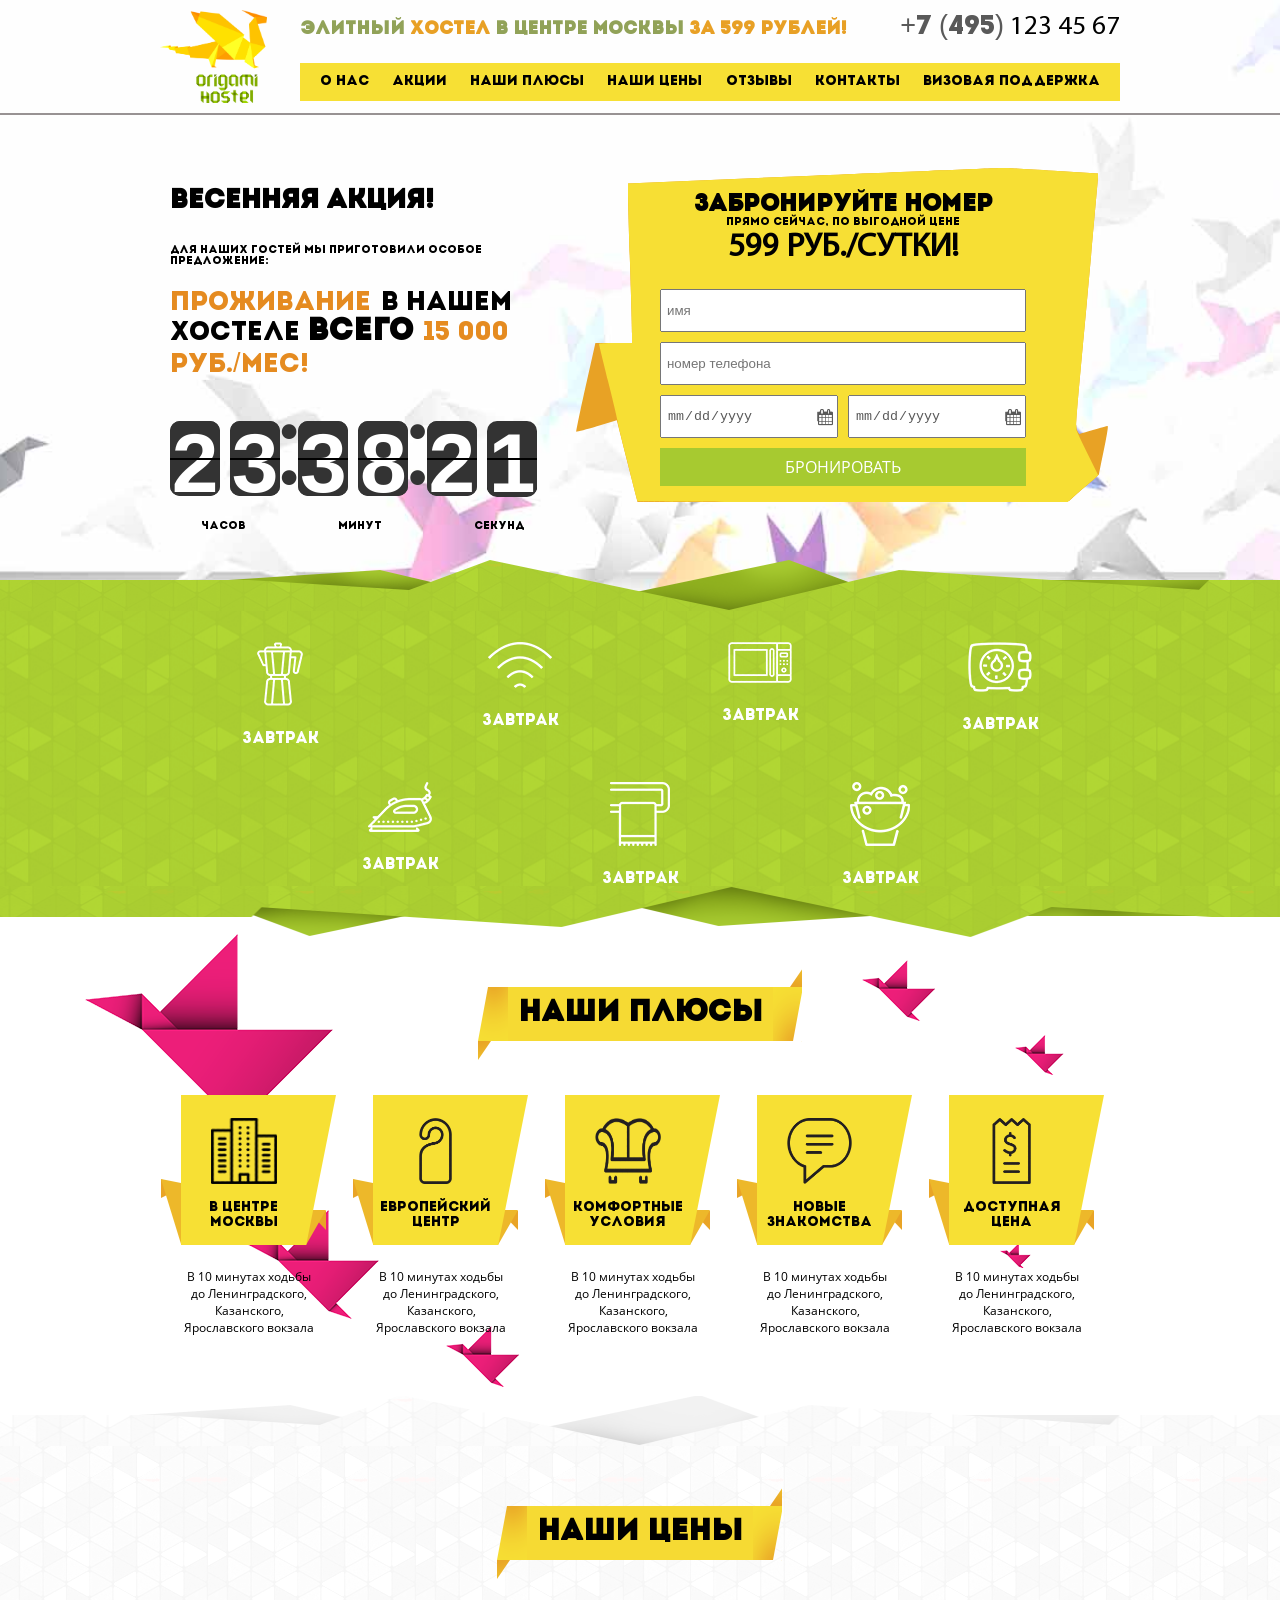
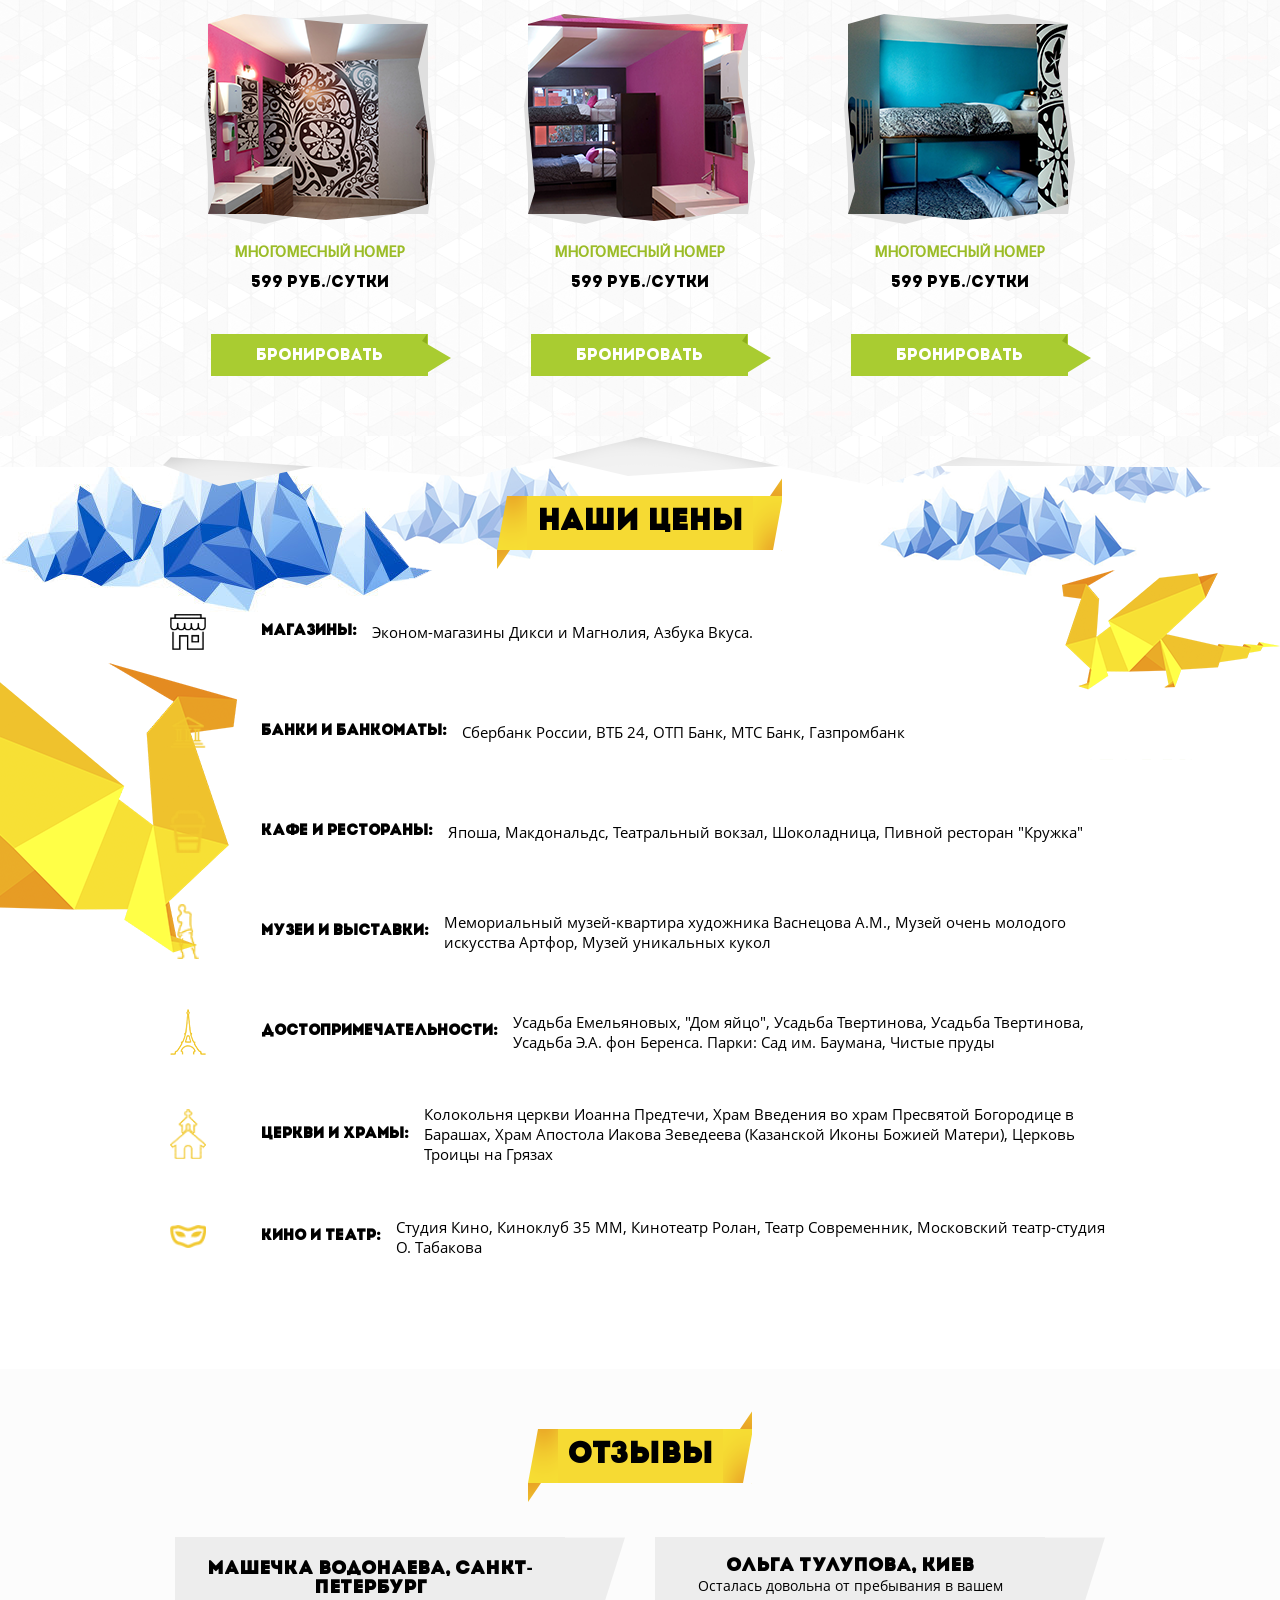
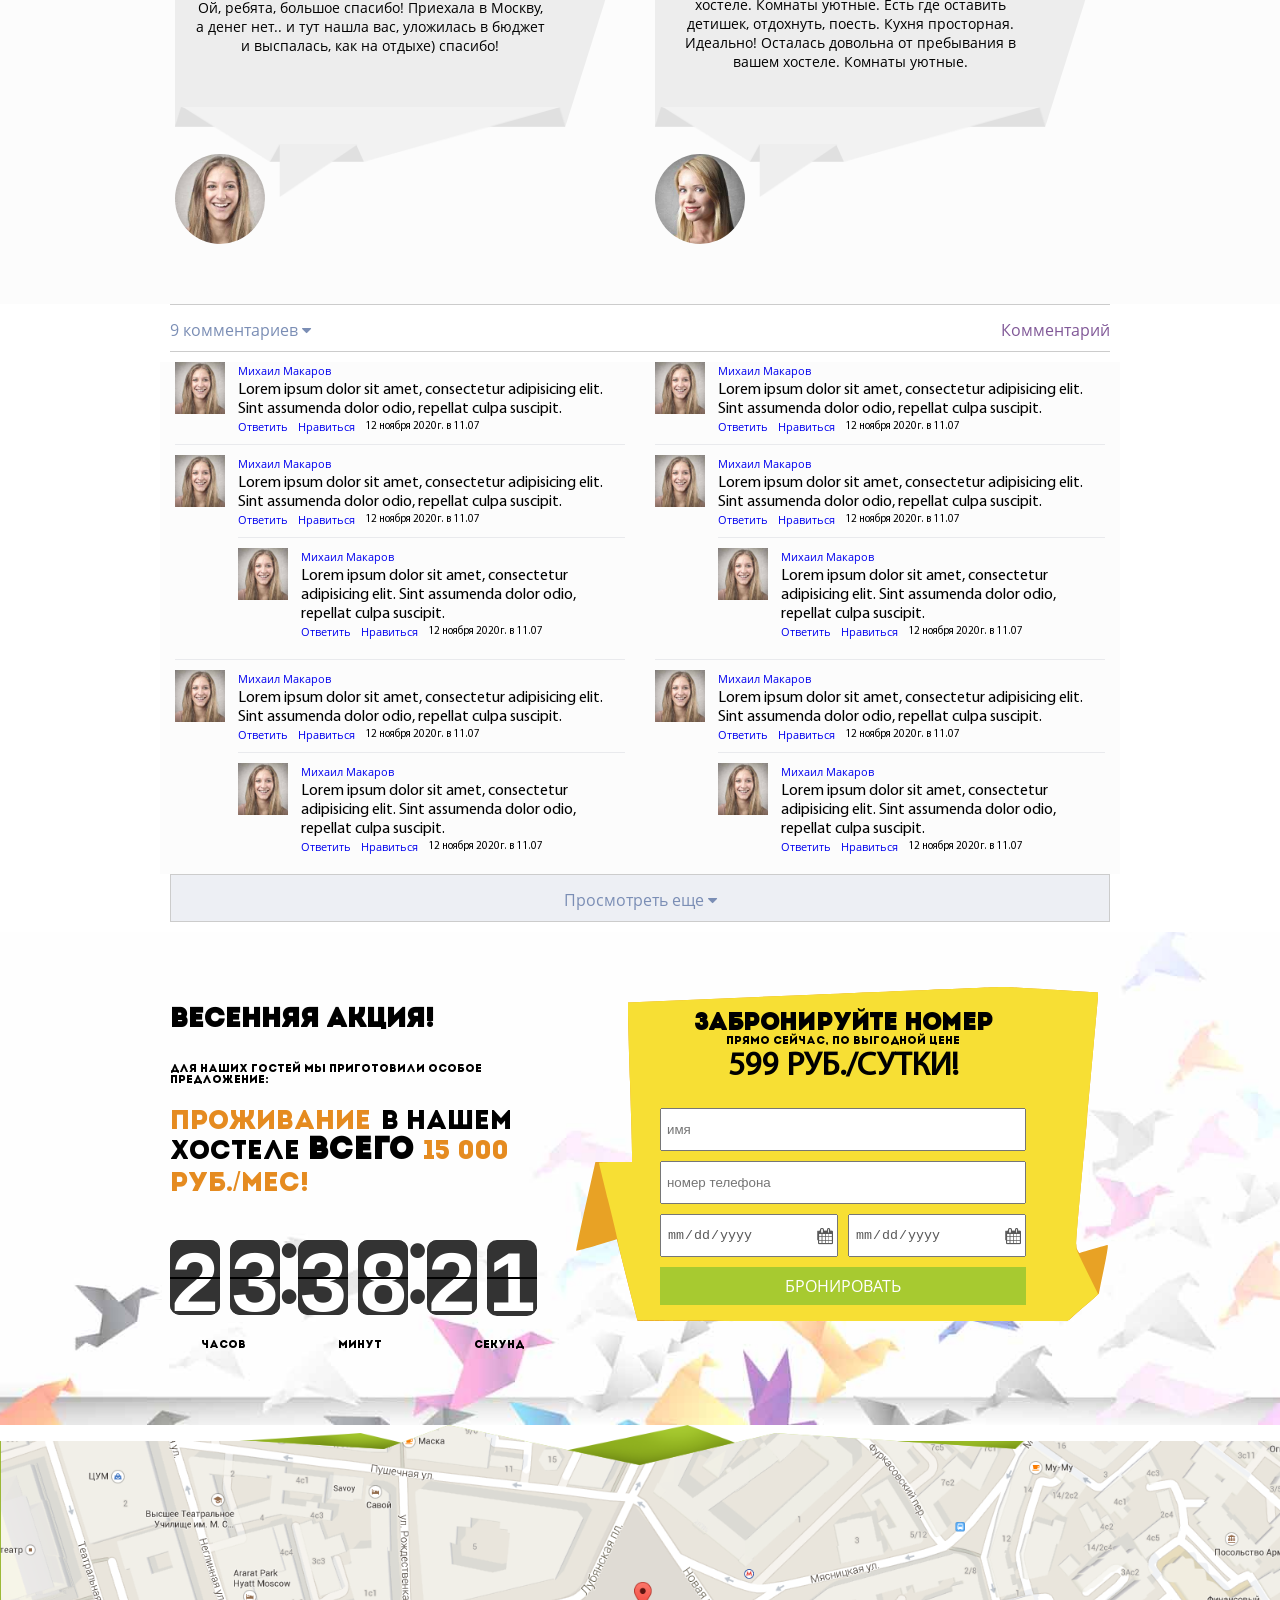
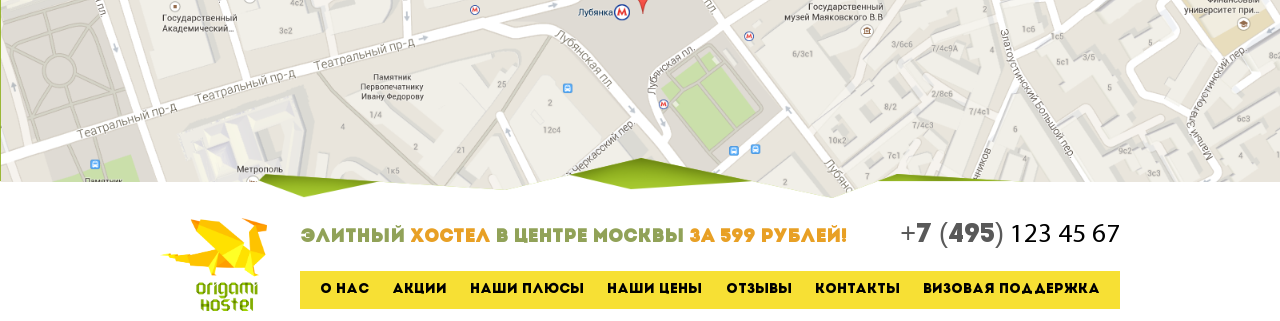
<file: index.html>
<!DOCTYPE html>
<html lang="en">
<head>
	<meta charset="UTF-8">
	<meta name="viewport" content="width=device-width">
	<title>Start Html</title>
	<link rel="stylesheet" href="libs/retro-flipping-countdown/css/flip-clock.css">
	<link rel="stylesheet" href="libs/font-awesome/css/font-awesome.min.css">
	<link rel="stylesheet" href="css/fonts.css">
	<link rel="stylesheet" href="css/styil.css">
	<link rel="stylesheet" href="css/media.css">
</head>
<body>
	<div class="bg_header">
		<header class="header">
			<div class="wrapper">
				<div class="row">
					<div class="menu">
						<div class="menu-logo">
							<img src="img/logo.png" alt="">
						</div>
						<div class="menu-nav">
							<div class="menu-nav--contact">
								<h2>Элитный <span>хостел</span> в центре Москвы <span>за 599 рублей!</span></h2>
								<a href="tel:+380501343095"><p><span>+7 (495)</span> 123 45 67</p></a>
							</div>
							<div class="hamburger">
								<a href="#" class="menu_icon">
									<i class="fa fa-bars" aria-hidden="true"></i>
								</a>
							</div>
							<div class="menu-nav--bar">
								<ul>
									<li><a href="#">О нас</a></li>
									<li><a href="#">Акции</a></li>
									<li><a href="#">Наши плюсы</a></li>
									<li><a href="3">Наши цены</a></li>
									<li><a href="#">Отзывы</a></li>
									<li><a href="#">Контакты</a></li>
									<li><a href="#">Визовая поддержка</a></li>
								</ul>
							</div>
						</div>
					</div>
				</div>
			</div>
		</header>
		<div class="wrapper">
			<div class="section-form">
				<div class="trade-offer">
					<h3>Весенняя акция!</h3>
					<p>Для наших гостей мы приготовили особое предложение:</p>
					<p class="titlle"><span>Проживание</span>в нашем хостеле <b>всего</b><span>15 000 руб./мес!</span></p>
					<div class="timer">
						<ul class="flip-clock-container flip-example">
							 <li class="flip-item-seconds">23</li>
							 <li class="flip-item-minutes">38</li>
							 <li class="flip-item-hours">23</li>
		  				</ul>
		  				<div class="timer-name">
		  					<p>Часов</p>
		  					<p>минут</p>
		  					<p>секунд</p>
		  				</div>
					</div>
				</div>
				<div class="capture-form">
					<div class="capture-form--wrap">
						<h3>Забронируйте номер</h3>
						<p>Прямо сейчас, по выгодной цене</p>
						<h3>599 руб./сутки!</h3>
						<div class="form">
							<form action="#">
								<input type="text" name="имя" placeholder="имя">
								<input type="tel" name="tel" placeholder="номер телефона">
								<div class="form-data">
									<div class="data">
										<input type="date" name="calendar">
										<button><i class="fa fa-calendar" aria-hidden="true"></i>
										</button>
									</div>
									<div class="data">
										<input type="date" name="calendar">
										<button><i class="fa fa-calendar" aria-hidden="true"></i>
										</button>
									</div>
								</div>
								<button>Бронировать</button>
							</form>
						</div>
					</div>
				</div>
			</div>
		</div>
	</div>
	<div class="bg-green">
		<div class="wrapper">
			<div class="row row-green">
				<div class="col-4x">
					<div class="plus-item">
						<div class="plus-item--img">
							<img src="img/icon1.png" alt="">
						</div>
						<p>завтрак</p>
					</div>
				</div>
				<div class="col-4x">
					<div class="plus-item">
						<div class="plus-item--img">
							<img src="img/icon2.png" alt="">
						</div>
						<p>завтрак</p>
					</div>
				</div>
				<div class="col-4x">
					<div class="plus-item">
						<div class="plus-item--img">
							<img src="img/icon3.png" alt="">
						</div>
						<p>завтрак</p>
					</div>
				</div>
				<div class="col-4x">
					<div class="plus-item">
						<div class="plus-item--img">
							<img src="img/icon4.png" alt="">
						</div>
						<p>завтрак</p>
					</div>
				</div>
				<div class="col-4x">
					<div class="plus-item">
						<div class="plus-item--img">
							<img src="img/icon5.png" alt="">
						</div>
						<p>завтрак</p>
					</div>
				</div>
				<div class="col-4x">
					<div class="plus-item">
						<div class="plus-item--img">
							<img src="img/icon6.png" alt="">
						</div>
						<p>завтрак</p>
					</div>
				</div>
				<div class="col-4x">
					<div class="plus-item">
						<div class="plus-item--img">
							<img src="img/icon7.png" alt="">
						</div>
						<p>завтрак</p>
					</div>
				</div>
			</div>
		</div>
	</div>
	<div class="advantages">
		<div class="wrap-adv">
			<div class="wrapper titlle media-wrap">
				<h2>Наши Плюсы</h2>
				<div class="row md-row cm-row">
					<div class="col-5x md-col-3x cm-col-1x">
						<div class="advantages-centr">
							<div class="advantages-wrap">
								<div class="advantages-img">
									<img src="img/adv1.png" alt="">
								</div>
								<p>В центре Москвы</p>
							</div>
							<p class="adv_subscrip">В 10 минутах ходьбы до Ленинградского, Казанского, Ярославского вокзала</p>
						</div>
					</div>
					<div class="col-5x md-col-3x cm-col-1x">
						<div class="advantages-centr">
							<div class="advantages-wrap">
								<div class="advantages-img">
									<img src="img/adv2.png" alt="">
								</div>
								<p>Европейский центр</p>
							</div>
							<p class="adv_subscrip">В 10 минутах ходьбы до Ленинградского, Казанского, Ярославского вокзала</p>
						</div>
					</div>
					<div class="col-5x md-col-3x cm-col-1x">
						<div class="advantages-centr">
							<div class="advantages-wrap">
								<div class="advantages-img">
									<img src="img/adv3.png" alt="">
								</div>
								<p>Комфортные условия</p>
							</div>
							<p class="adv_subscrip">В 10 минутах ходьбы до Ленинградского, Казанского, Ярославского вокзала</p>
						</div>
					</div>
					<div class="col-5x md-col-3x cm-col-1x">
						<div class="advantages-centr">
							<div class="advantages-wrap">
								<div class="advantages-img">
									<img src="img/adv4.png" alt="">
								</div>
								<p>Новые знакомства</p>
							</div>
							<p class="adv_subscrip">В 10 минутах ходьбы до Ленинградского, Казанского, Ярославского вокзала</p>
						</div>
					</div>
					<div class="col-5x md-col-3x cm-col-1x">
						<div class="advantages-centr">
							<div class="advantages-wrap">
								<div class="advantages-img">
									<img src="img/adv5.png" alt="">
								</div>
								<p>Доступная цена</p>
							</div>
							<p class="adv_subscrip">В 10 минутах ходьбы до Ленинградского, Казанского, Ярославского вокзала</p>
						</div>
					</div>
				</div>
			</div>
		</div>
	</div>
	<div class="price">
		<div class="wrap-adv">
			<div class="wrapper titlle">
				<h2>Наши цены</h2>
				<div class="row cm-row">
					<div class="col-3x cm-col-1x">
						<div class="price-item">
							<div class="price-img">
								<img src="img/price1.png" alt="">
							</div>
							<h3>Многомесный номер</h3>
							<p>599 руб./сутки</p>
							<div class="price-btn">
								<a href="#">Бронировать</a>
							</div>
						</div>
					</div>
					<div class="col-3x cm-col-1x">
						<div class="price-item">
							<div class="price-img">
								<img src="img/price2.png" alt="">
							</div>
							<h3>Многомесный номер</h3>
							<p>599 руб./сутки</p>
							<div class="price-btn">
								<a href="#">Бронировать</a>
							</div>
						</div>
					</div>
					<div class="col-3x cm-col-1x">
						<div class="price-item">
							<div class="price-img">
								<img src="img/price3.png" alt="">
							</div>
							<h3>Многомесный номер</h3>
							<p>599 руб./сутки</p>
							<div class="price-btn">
								<a href="#">Бронировать</a>
							</div>
						</div>
					</div>
				</div>
			</div>
		</div>
	</div>
	<div class="whats_next">
		<div class="wrap-adv">
			<div class="wrapper titlle media-wrap">
				<h2>Наши цены</h2>
				<ul class="whats-next-text">
					<li>
						<strong>Магазины:</strong><p>Эконом-магазины Дикси и Магнолия, Азбука Вкуса.</p>
					</li>
					<li>
						<strong>Банки и банкоматы: </strong><p>Сбербанк России, ВТБ 24, ОТП Банк, МТС Банк, Газпромбанк</p>
					</li>
					<li>
						<strong>Кафе и рестораны:</strong><p>Япоша, Макдональдс, Театральный вокзал, Шоколадница, Пивной ресторан "Кружка"</p>
					</li>
					<li>
						<strong>Музеи и выставки:</strong><p>Мемориальный музей-квартира художника Васнецова А.М., Музей очень молодого искусства Артфор, Музей уникальных кукол</p>
					</li>
					<li>
						<strong>Достопримечательности: </strong><p>Усадьба Емельяновых, "Дом яйцо", Усадьба Твертинова, Усадьба Твертинова, Усадьба Э.А. фон Беренса. Парки: Сад им. Баумана, Чистые пруды</p>
					</li>
					<li>
						<strong>Церкви и храмы:</strong><p>Колокольня церкви Иоанна Предтечи, Храм Введения во храм Пресвятой Богородице в Барашах, Храм Апостола Иакова Зеведеева (Казанской Иконы Божией Матери), Церковь Троицы на Грязах</p>
					</li>
					<li>
						<strong>Кино и театр:</strong><p>Студия Кино, Киноклуб 35 ММ, Кинотеатр Ролан, Театр Современник, Московский театр-студия  О. Табакова</p>

					</li>
				</ul>
			</div>
		</div>
	</div>
	<div class="reviews">
		<div class="wrap-adv">
			<div class="wrapper titlle">
				<h2>Отзывы</h2>
				<div class="row cm-row">
					<div class="col-2x cm-col-1x">
						<div class="reviews-item">
							<div class="reviews-item--text">
								<h3>Машечка Водонаева, Санкт-Петербург</h3>
								<p>Ой, ребята, большое спасибо! Приехала в Москву, а денег нет.. и тут нашла вас, уложилась в бюджет и выспалась, как на отдыхе) спасибо!</p>
							</div>
							<div class="reviews-item--avatar">
								<img src="img/avatart.jpg" alt="">
							</div>
						</div>
					</div>
				<div class="col-2x cm-col-1x">
						<div class="reviews-item">
							<div class="reviews-item--text">
								<h3>Ольга Тулупова, Киев</h3>
								<p>Осталась довольна от пребывания в вашем хостеле. Комнаты уютные. Есть где оставить детишек, отдохнуть, поесть. Кухня просторная. Идеально! Осталась довольна от пребывания в вашем хостеле. Комнаты уютные. 
							</div>
							<div class="reviews-item--avatar">
								<img src="img/avatar2.jpg" alt="">
							</div>
						</div>
					</div>
				</div>
			</div>
		</div>
	</div>
	<div class="coment">
		<div class="wrapper">
			<div class="coment-row">
				<div class="coment-click">
					<button>
						<span>9 комментариев</span>
						<i class="fa fa-caret-down" aria-hidden="true"></i>
					</button>
				</div>
				<a href="#">Комментарий</a>
			</div>
			<div class="row coment-nth cm-row">
				<div class="col-2x cm-col-1x">
					<div class="coment-wrap">
						<div class="coment-avatar">
							<img src="img/avatart.jpg" alt="">
						</div>
						<div class="coment-main">
							<a href="#">Михаил Макаров</a>
							<p>Lorem ipsum dolor sit amet, consectetur adipisicing elit. Sint assumenda dolor odio, repellat culpa suscipit.</p>
							<div class="coment-main--reviews">
								<a href="#">Ответить</a>
								<a href="#">Нравиться</a>
								<p>12 ноября 2020г. в 11.07</p>
							</div>
							
						</div>
					</div>
				</div>
				<div class="col-2x cm-col-1x">
					<div class="coment-wrap">
						<div class="coment-avatar">
							<img src="img/avatart.jpg" alt="">
						</div>
						<div class="coment-main">
							<a href="#">Михаил Макаров</a>
							<p>Lorem ipsum dolor sit amet, consectetur adipisicing elit. Sint assumenda dolor odio, repellat culpa suscipit.</p>
							<div class="coment-main--reviews">
								<a href="#">Ответить</a>
								<a href="#">Нравиться</a>
								<p>12 ноября 2020г. в 11.07</p>
							</div>
						</div>
					</div>
				</div>
				<div class="col-2x cm-col-1x">
					<div class="coment-wrap">
						<div class="coment-avatar">
							<img src="img/avatart.jpg" alt="">
						</div>
						<div class="coment-main">
							<a href="#">Михаил Макаров</a>
							<p>Lorem ipsum dolor sit amet, consectetur adipisicing elit. Sint assumenda dolor odio, repellat culpa suscipit.</p>
							<div class="coment-main--reviews">
								<a href="#">Ответить</a>
								<a href="#">Нравиться</a>
								<p>12 ноября 2020г. в 11.07</p>
							</div>
							<div class="coment-wrap">
								<div class="coment-avatar">
									<img src="img/avatart.jpg" alt="">
								</div>
								<div class="coment-main">
									<a href="#">Михаил Макаров</a>
									<p>Lorem ipsum dolor sit amet, consectetur adipisicing elit. Sint assumenda dolor odio, repellat culpa suscipit.</p>
									<div class="coment-main--reviews">
										<a href="#">Ответить</a>
										<a href="#">Нравиться</a>
										<p>12 ноября 2020г. в 11.07</p>
									</div>
								</div>
							</div>
						</div>
					</div>
				</div>
				<div class="col-2x cm-col-1x">
					<div class="coment-wrap">
						<div class="coment-avatar">
							<img src="img/avatart.jpg" alt="">
						</div>
						<div class="coment-main">
							<a href="#">Михаил Макаров</a>
							<p>Lorem ipsum dolor sit amet, consectetur adipisicing elit. Sint assumenda dolor odio, repellat culpa suscipit.</p>
							<div class="coment-main--reviews">
								<a href="#">Ответить</a>
								<a href="#">Нравиться</a>
								<p>12 ноября 2020г. в 11.07</p>
							</div>
							<div class="coment-wrap">
								<div class="coment-avatar">
									<img src="img/avatart.jpg" alt="">
								</div>
								<div class="coment-main">
									<a href="#">Михаил Макаров</a>
									<p>Lorem ipsum dolor sit amet, consectetur adipisicing elit. Sint assumenda dolor odio, repellat culpa suscipit.</p>
									<div class="coment-main--reviews">
										<a href="#">Ответить</a>
										<a href="#">Нравиться</a>
										<p>12 ноября 2020г. в 11.07</p>
									</div>
								</div>
							</div>
						</div>
					</div>
				</div>
				<div class="col-2x cm-col-1x">
					<div class="coment-wrap">
						<div class="coment-avatar">
							<img src="img/avatart.jpg" alt="">
						</div>
						<div class="coment-main">
							<a href="#">Михаил Макаров</a>
							<p>Lorem ipsum dolor sit amet, consectetur adipisicing elit. Sint assumenda dolor odio, repellat culpa suscipit.</p>
							<div class="coment-main--reviews">
								<a href="#">Ответить</a>
								<a href="#">Нравиться</a>
								<p>12 ноября 2020г. в 11.07</p>
							</div>
							<div class="coment-wrap">
								<div class="coment-avatar">
									<img src="img/avatart.jpg" alt="">
								</div>
								<div class="coment-main">
									<a href="#">Михаил Макаров</a>
									<p>Lorem ipsum dolor sit amet, consectetur adipisicing elit. Sint assumenda dolor odio, repellat culpa suscipit.</p>
									<div class="coment-main--reviews">
										<a href="#">Ответить</a>
										<a href="#">Нравиться</a>
										<p>12 ноября 2020г. в 11.07</p>
									</div>
								</div>
							</div>
						</div>
					</div>
				</div>
				<div class="col-2x cm-col-1x">
					<div class="coment-wrap">
						<div class="coment-avatar">
							<img src="img/avatart.jpg" alt="">
						</div>
						<div class="coment-main">
							<a href="#">Михаил Макаров</a>
							<p>Lorem ipsum dolor sit amet, consectetur adipisicing elit. Sint assumenda dolor odio, repellat culpa suscipit.</p>
							<div class="coment-main--reviews">
								<a href="#">Ответить</a>
								<a href="#">Нравиться</a>
								<p>12 ноября 2020г. в 11.07</p>
							</div>
							<div class="coment-wrap">
								<div class="coment-avatar">
									<img src="img/avatart.jpg" alt="">
								</div>
								<div class="coment-main">
									<a href="#">Михаил Макаров</a>
									<p>Lorem ipsum dolor sit amet, consectetur adipisicing elit. Sint assumenda dolor odio, repellat culpa suscipit.</p>
									<div class="coment-main--reviews">
										<a href="#">Ответить</a>
										<a href="#">Нравиться</a>
										<p>12 ноября 2020г. в 11.07</p>
									</div>
								</div>
							</div>
						</div>
					</div>
				</div>
			</div>
			<div class="coment-row">
				<div class="coment-click">
					<button>
						<span>Просмотреть еще</span>
						<i class="fa fa-caret-down" aria-hidden="true"></i>
					</button>
				</div>
			</div>
		</div>
	</div>
	<div class="bg_header">
		<div class="wrapper">
			<div class="section-form">
				<div class="trade-offer">
					<h3>Весенняя акция!</h3>
					<p>Для наших гостей мы приготовили особое предложение:</p>
					<p class="titlle"><span>Проживание</span>в нашем хостеле <b>всего</b><span>15 000 руб./мес!</span></p>
					<div class="timer">
						<ul class="flip-clock-container flip-example">
							 <li class="flip-item-seconds">23</li>
							 <li class="flip-item-minutes">38</li>
							 <li class="flip-item-hours">23</li>
			  			</ul>
			  			<div class="timer-name">
			  				<p>Часов</p>
			  				<p>минут</p>
			  				<p>секунд</p>
			  			</div>
					</div>
				</div>
				<div class="capture-form">
					<div class="capture-form--wrap">
						<h3>Забронируйте номер</h3>
						<p>Прямо сейчас, по выгодной цене</p>
						<h3>599 руб./сутки!</h3>
						<div class="form">
							<form action="#">
								<input type="text" name="имя" placeholder="имя">
								<input type="tel" name="tel" placeholder="номер телефона">
								<div class="form-data">
									<div class="data">
										<input type="date" name="calendar">
										<button><i class="fa fa-calendar" aria-hidden="true"></i>
										</button>
									</div>
									<div class="data">
										<input type="date" name="calendar">
										<button><i class="fa fa-calendar" aria-hidden="true"></i>
										</button>
									</div>
								</div>
								<button>Бронировать</button>
							</form>
						</div>
					</div>
				</div>
			</div>
		</div>
	</div>
	<div class="map">
		<img src="img/map.png" alt="">
	</div>
	<footer class="header">
		<div class="wrapper">
				<div class="row">
					<div class="menu">
						<div class="menu-logo">
							<img src="img/logo.png" alt="">
						</div>
						<div class="menu-nav">
							<div class="menu-nav--contact">
								<h2>Элитный <span>хостел</span> в центре Москвы <span>за 599 рублей!</span></h2>
								<a href="tel:+380501343095"><p><span>+7 (495)</span> 123 45 67</p></a>
							</div>
							<div class="menu-nav--bar menu-nav--bar-footer">
								<ul>
									<li><a href="#">О нас</a></li>
									<li><a href="#">Акции</a></li>
									<li><a href="#">Наши плюсы</a></li>
									<li><a href="3">Наши цены</a></li>
									<li><a href="#">Отзывы</a></li>
									<li><a href="#">Контакты</a></li>
									<li><a href="#">Визовая поддержка</a></li>
								</ul>
							</div>
						</div>
					</div>
				</div>
			</div>
	</footer>
	<script src="libs/jquery-3.4.1.min.js"></script>
	<script src="libs/retro-flipping-countdown/js/flip-clock.js"></script>
	<script src="js/js.js"></script>
</body>
</html>
</file>
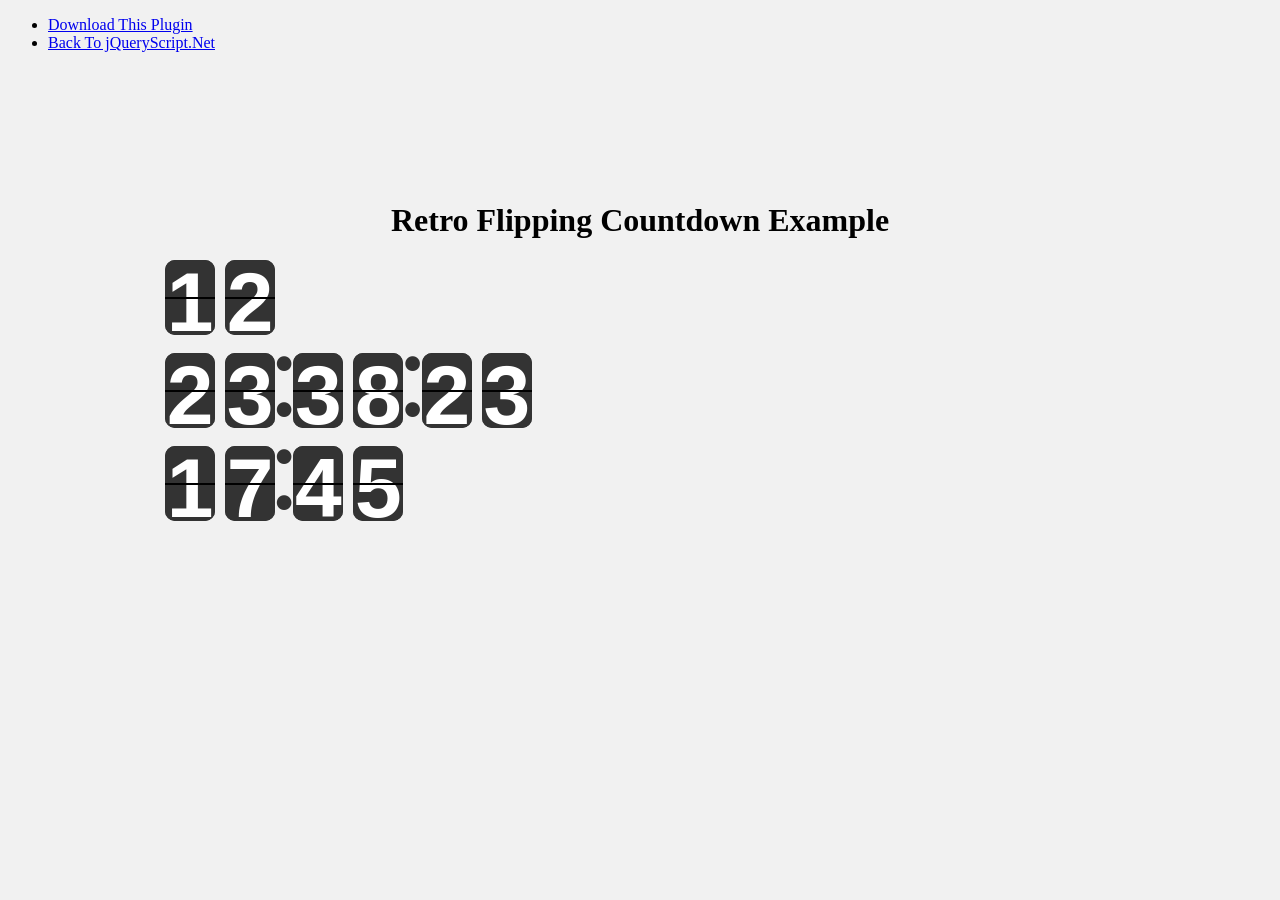
<file: libs/retro-flipping-countdown/index.html>
﻿<!doctype html>
<html>
<head>
<meta charset="utf-8">
<meta http-equiv="X-UA-Compatible" content="IE=edge,chrome=1">
<meta name="viewport" content="width=device-width, initial-scale=1, shrink-to-fit=no">
  <link rel="stylesheet" type="text/css" media="screen" href="css/flip-clock.css" />
  <title>Retro Flipping Countdown Example</title>
  <link href="https://www.jqueryscript.net/css/jquerysctipttop.css" rel="stylesheet" type="text/css">
  <style>
    body {
      background-color: #f1f1f1;
    }
    .container { margin: 150px auto; max-width: 960px; }
    h1 { text-align: center; }
  </style>
</head>

<body><div id="jquery-script-menu">
<div class="jquery-script-center">
<ul>
<li><a href="https://www.jqueryscript.net/time-clock/retro-flipping-countdown.html">Download This Plugin</a></li>
<li><a href="https://www.jqueryscript.net/">Back To jQueryScript.Net</a></li>
</ul><div id="carbon-block"></div>
<div class="jquery-script-ads"><script type="text/javascript"><!--
google_ad_client = "ca-pub-2783044520727903";
/* jQuery_demo */
google_ad_slot = "2780937993";
google_ad_width = 728;
google_ad_height = 90;
//-->
</script>
<script type="text/javascript"
src="https://pagead2.googlesyndication.com/pagead/show_ads.js">
</script></div>
<div class="jquery-script-clear"></div>
</div>
</div>
<div class="container">
  <h1>Retro Flipping Countdown Example</h1>
  <ul class="flip-clock-container flip-1">
    <li class="flip-item-seconds">12</li>
    <!-- <li class="flip-item-minutes">0</li>
    <li class="flip-item-hours">0</li>
    <li class="flip-item-days">01</li> -->
  </ul>
  <br>
  <div class="wrapper">
    <ul class="flip-clock-container flip-2">
      <li class="flip-item-seconds">23</li>
      <li class="flip-item-minutes">38</li>
      <li class="flip-item-hours">23</li>
      <!-- <li class="flip-item-days">01</li> -->
    </ul>
  </div>
  <br>
  <ul class="flip-clock-container flip-3">
    <!-- <li class="flip-item-seconds">23</li> -->
    <li class="flip-item-minutes">45</li>
    <li class="flip-item-hours">17</li>
    <!-- <li class="flip-item-days">01</li> -->
  </ul>
</div>
  <script src="https://code.jquery.com/jquery-3.4.1.min.js" integrity="sha384-vk5WoKIaW/vJyUAd9n/wmopsmNhiy+L2Z+SBxGYnUkunIxVxAv/UtMOhba/xskxh" crossorigin="anonymous"></script>
  <script src="js/flip-clock.js"></script>
  <script>
    $(document).ready(function() {
      $('.flip-3').on('done', function() {
        console.log('doooooonnnnnee!');
      });
      $('.flip-3').on('beforeFlipping', function(e, data) {
        console.log('beforeFlipping:', data);
      });
      $('.flip-3').on('afterFlipping', function(e, data) {
        console.log('afterFlipping:', data);
      });
      // $('.flip-2').on('done', function() {
      //   console.log('doooooonnnnnee!');
      // });
      // $('.flip-2').on('beforeFlipping', function(e, data) {
      //   console.log('beforeFlipping:', data);
      // });
      // $('.flip-2').on('afterFlipping', function(e, data) {
      //   console.log('afterFlipping:', data);
      // });
    });
  </script>
  <script>
try {
  fetch(new Request("https://pagead2.googlesyndication.com/pagead/js/adsbygoogle.js", { method: 'HEAD', mode: 'no-cors' })).then(function(response) {
    return true;
  }).catch(function(e) {
    var carbonScript = document.createElement("script");
    carbonScript.src = "//cdn.carbonads.com/carbon.js?serve=CK7DKKQU&placement=wwwjqueryscriptnet";
    carbonScript.id = "_carbonads_js";
    document.getElementById("carbon-block").appendChild(carbonScript);
  });
} catch (error) {
  console.log(error);
}
</script>
<script type="text/javascript">

  var _gaq = _gaq || [];
  _gaq.push(['_setAccount', 'UA-36251023-1']);
  _gaq.push(['_setDomainName', 'jqueryscript.net']);
  _gaq.push(['_trackPageview']);

  (function() {
    var ga = document.createElement('script'); ga.type = 'text/javascript'; ga.async = true;
    ga.src = ('https:' == document.location.protocol ? 'https://ssl' : 'http://www') + '.google-analytics.com/ga.js';
    var s = document.getElementsByTagName('script')[0]; s.parentNode.insertBefore(ga, s);
  })();

</script>
</body>

</html>
</file>
<file: libs/retro-flipping-countdown/css/flip-clock.css>
.flip-clock-container {
  direction: ltr;
  font-family: Arial;
  padding: 0;
  margin: 0;
  list-style: none;
  -webkit-box-sizing: border-box;
          box-sizing: border-box;
  --flip-bg-color: #333;
  --flip-text-color: #fff;
  --flip-dots-color: #333;
  display: -webkit-box;
  display: -ms-flexbox;
  display: flex;
  -webkit-box-pack: start;
      -ms-flex-pack: start;
          justify-content: start;
  -webkit-box-orient: horizontal;
  -webkit-box-direction: reverse;
      -ms-flex-direction: row-reverse;
          flex-direction: row-reverse;
}

.flip-clock-container * {
  padding: 0;
  margin: 0;
  list-style: none;
  -webkit-box-sizing: border-box;
          box-sizing: border-box;
}

.flip-clock-container *::before, .flip-clock-container *::after {
  -webkit-box-sizing: border-box;
          box-sizing: border-box;
}

.flip-clock-container [class|="flip-item"] {
  display: -webkit-box;
  display: -ms-flexbox;
  display: flex;
  -webkit-box-orient: horizontal;
  -webkit-box-direction: reverse;
      -ms-flex-direction: row-reverse;
          flex-direction: row-reverse;
}

.flip-clock-container [class|="flip-item"]::before {
  content: ":";
  font-family: Consolas;
  font-size: 124px;
  color: var(--flip-dots-color);
  line-height: 36px;
  margin: 3px -13px;
}

.flip-clock-container [class|="flip-item"]:first-child::before {
  content: none;
}

.flip-clock-container [class|="flip-item"] .flip-digit {
  width: 50px;
  height: 75px;
  position: relative;
  margin: 0 5px;
}

.flip-clock-container [class|="flip-item"] .flip-digit > span {
  position: absolute;
  top: 0;
  left: 0;
  width: 100%;
  height: 100%;
  display: block;
  -webkit-perspective: 300px;
          perspective: 300px;
}

.flip-clock-container [class|="flip-item"] .flip-digit > span::after, .flip-clock-container [class|="flip-item"] .flip-digit > span::before {
  content: attr(data-digit);
  position: absolute;
  left: 0;
  width: 100%;
  height: 50%;
  font-size: 84px;
  font-weight: bolder;
  text-align: center;
  color: var(--flip-text-color);
  background-color: var(--flip-bg-color);
  overflow: hidden;
  -webkit-transform-style: preserve-3d;
          transform-style: preserve-3d;
}

.flip-clock-container [class|="flip-item"] .flip-digit > span::before {
  top: 0;
  line-height: 85px;
  border-radius: 10px 10px 0 0;
  border-bottom: 1px solid #000;
  -webkit-transform-origin: bottom;
  transform-origin: bottom;
}

.flip-clock-container [class|="flip-item"] .flip-digit > span::after {
  bottom: 0;
  line-height: 7px;
  border-radius: 0 0 10px 10px;
  border-top: 1px solid #000;
  -webkit-transform-origin: top;
  transform-origin: top;
}

.flip-clock-container [class|="flip-item"] .flip-digit.flipping .flip-digit-next {
  z-index: 0;
  -webkit-animation: afterZIndexAnim 0.9s linear forwards;
          animation: afterZIndexAnim 0.9s linear forwards;
}

.flip-clock-container [class|="flip-item"] .flip-digit.flipping .flip-digit-next::before {
  -webkit-animation: afterUpShadowAnim 0.9s linear forwards;
          animation: afterUpShadowAnim 0.9s linear forwards;
}

.flip-clock-container [class|="flip-item"] .flip-digit.flipping .flip-digit-next::after {
  -webkit-animation: afterFlipAnim 0.9s linear forwards, afterDownShadowAnim 0.9s linear forwards;
          animation: afterFlipAnim 0.9s linear forwards, afterDownShadowAnim 0.9s linear forwards;
}

.flip-clock-container [class|="flip-item"] .flip-digit.flipping .flip-digit-current {
  z-index: 1;
  -webkit-animation: currentZIndexAnim 0.9s linear forwards;
          animation: currentZIndexAnim 0.9s linear forwards;
}

.flip-clock-container [class|="flip-item"] .flip-digit.flipping .flip-digit-current::before {
  -webkit-animation: currentFlipAnim 0.9s linear forwards, currentUpShadowAnim 0.9s linear forwards;
          animation: currentFlipAnim 0.9s linear forwards, currentUpShadowAnim 0.9s linear forwards;
}

.flip-clock-container [class|="flip-item"] .flip-digit.flipping .flip-digit-current::after {
  -webkit-animation: currentDownShadowAnim 0.9s linear forwards;
          animation: currentDownShadowAnim 0.9s linear forwards;
}

@-webkit-keyframes afterZIndexAnim {
  0% {
    z-index: 0;
  }
  100% {
    z-index: 1;
  }
}

@keyframes afterZIndexAnim {
  0% {
    z-index: 0;
  }
  100% {
    z-index: 1;
  }
}

@-webkit-keyframes currentZIndexAnim {
  0% {
    z-index: 1;
  }
  100% {
    z-index: 0;
  }
}

@keyframes currentZIndexAnim {
  0% {
    z-index: 1;
  }
  100% {
    z-index: 0;
  }
}

@-webkit-keyframes afterFlipAnim {
  0% {
    -webkit-transform: rotateX(180deg);
            transform: rotateX(180deg);
  }
  100% {
    -webkit-transform: rotateX(0);
            transform: rotateX(0);
  }
}

@keyframes afterFlipAnim {
  0% {
    -webkit-transform: rotateX(180deg);
            transform: rotateX(180deg);
  }
  100% {
    -webkit-transform: rotateX(0);
            transform: rotateX(0);
  }
}

@-webkit-keyframes afterUpShadowAnim {
  0% {
    -webkit-box-shadow: inset 0 -100px 20px -10px black;
            box-shadow: inset 0 -100px 20px -10px black;
  }
  100% {
    -webkit-box-shadow: inset 0 0 20px -10px rgba(0, 0, 0, 0);
            box-shadow: inset 0 0 20px -10px rgba(0, 0, 0, 0);
  }
}

@keyframes afterUpShadowAnim {
  0% {
    -webkit-box-shadow: inset 0 -100px 20px -10px black;
            box-shadow: inset 0 -100px 20px -10px black;
  }
  100% {
    -webkit-box-shadow: inset 0 0 20px -10px rgba(0, 0, 0, 0);
            box-shadow: inset 0 0 20px -10px rgba(0, 0, 0, 0);
  }
}

@-webkit-keyframes afterDownShadowAnim {
  0% {
    -webkit-box-shadow: inset 0 100px 20px -10px black;
            box-shadow: inset 0 100px 20px -10px black;
  }
  100% {
    -webkit-box-shadow: inset 0 0 20px -10px rgba(0, 0, 0, 0);
            box-shadow: inset 0 0 20px -10px rgba(0, 0, 0, 0);
  }
}

@keyframes afterDownShadowAnim {
  0% {
    -webkit-box-shadow: inset 0 100px 20px -10px black;
            box-shadow: inset 0 100px 20px -10px black;
  }
  100% {
    -webkit-box-shadow: inset 0 0 20px -10px rgba(0, 0, 0, 0);
            box-shadow: inset 0 0 20px -10px rgba(0, 0, 0, 0);
  }
}

@-webkit-keyframes currentFlipAnim {
  0% {
    -webkit-transform: rotateX(0deg);
            transform: rotateX(0deg);
  }
  100% {
    -webkit-transform: rotateX(-180deg);
            transform: rotateX(-180deg);
  }
}

@keyframes currentFlipAnim {
  0% {
    -webkit-transform: rotateX(0deg);
            transform: rotateX(0deg);
  }
  100% {
    -webkit-transform: rotateX(-180deg);
            transform: rotateX(-180deg);
  }
}

@-webkit-keyframes currentUpShadowAnim {
  0% {
    -webkit-box-shadow: inset 0 0 15px -10px rgba(0, 0, 0, 0);
            box-shadow: inset 0 0 15px -10px rgba(0, 0, 0, 0);
  }
  50% {
    -webkit-box-shadow: inset 0 -50px 25px -10px black;
            box-shadow: inset 0 -50px 25px -10px black;
  }
  100% {
    -webkit-box-shadow: inset 0 -100px 25px -10px black;
            box-shadow: inset 0 -100px 25px -10px black;
  }
}

@keyframes currentUpShadowAnim {
  0% {
    -webkit-box-shadow: inset 0 0 15px -10px rgba(0, 0, 0, 0);
            box-shadow: inset 0 0 15px -10px rgba(0, 0, 0, 0);
  }
  50% {
    -webkit-box-shadow: inset 0 -50px 25px -10px black;
            box-shadow: inset 0 -50px 25px -10px black;
  }
  100% {
    -webkit-box-shadow: inset 0 -100px 25px -10px black;
            box-shadow: inset 0 -100px 25px -10px black;
  }
}

@-webkit-keyframes currentDownShadowAnim {
  0% {
    -webkit-box-shadow: inset 0 0 15px -10px rgba(0, 0, 0, 0);
            box-shadow: inset 0 0 15px -10px rgba(0, 0, 0, 0);
  }
  50% {
    -webkit-box-shadow: inset 0 50px 25px -10px black;
            box-shadow: inset 0 50px 25px -10px black;
  }
  100% {
    -webkit-box-shadow: inset 0 100px 25px -10px black;
            box-shadow: inset 0 100px 25px -10px black;
  }
}

@keyframes currentDownShadowAnim {
  0% {
    -webkit-box-shadow: inset 0 0 15px -10px rgba(0, 0, 0, 0);
            box-shadow: inset 0 0 15px -10px rgba(0, 0, 0, 0);
  }
  50% {
    -webkit-box-shadow: inset 0 50px 25px -10px black;
            box-shadow: inset 0 50px 25px -10px black;
  }
  100% {
    -webkit-box-shadow: inset 0 100px 25px -10px black;
            box-shadow: inset 0 100px 25px -10px black;
  }
}
/*# sourceMappingURL=flip-clock.css.map */
</file>
<file: css/fonts.css>
@font-face {
		font-family: "intro";
		src: url("../fonts/intro/Intro.eot");
		src: url("../fonts/intro/Intro.eot?#iefix")format("embedded-opentype"),
		url("../fonts/intro/Intro.woff") format("woff"),
		url("../fonts/intro/Intro.ttf") format("truetype");
		font-style: normal;
		font-weight: normal;
}
@font-face {
		font-family: "miriadproregular";
		src: url("../fonts/miriadproregular/MyriadPro-Regular.eot");
		src: url("../fonts/miriadproregular/MyriadPro-Regular.eot?#iefix")format("embedded-opentype"),
		url("../fonts/miriadproregular/MyriadPro-Regular.woff") format("woff"),
		url("../fonts/miriadproregular/MyriadPro-Regular.ttf") format("truetype");
		font-style: normal;
		font-weight: normal;
}
@font-face {
		font-family: "opensans";
		src: url("../fonts/opensans/OpenSans.eot");
		src: url("../fonts/opensans/OpenSans.eot?#iefix")format("embedded-opentype"),
		url("../fonts/opensans/OpenSans.woff") format("woff"),
		url("../fonts/opensans/OpenSans.ttf") format("truetype");
		font-style: normal;
		font-weight: normal;
}

@font-face {
		font-family: "font-awesome";
		src: url("../libs/font-awesome/fonts/fontawesome-webfont.eot");
		src: url("../libs/font-awesome/fonts/fontawesome-webfont.eot?#iefix")format("embedded-opentype"),
		url("../libs/font-awesome/fonts/fontawesome-webfont.woff") format("woff"),
		url("../libs/font-awesome/fonts/fontawesome-webfont.ttf") format("truetype");
		font-style: normal;
		font-weight: normal;
}
</file>
<file: css/styil.css>
.flex {
  display: -webkit-flex;
  display: -moz-flex;
  display: -ms-flex;
  display: -o-flex;
  display: flex;
}
* {
  margin: 0;
  padding: 0;
  box-sizing: border-box;
}
body {
  font-family: "intro", sans-serif;
  min-width: 537px;
}
img {
  max-width: 100%;
  display: block;
}
a {
  text-decoration: none;
}
button {
  padding: 0;
  border: none;
  font: inherit;
  color: inherit;
  background-color: transparent;
  font-family: "opensans";
}
.clearfix::after {
  content: "";
  display: table;
  clear: both;
}
.wrapper {
  max-width: 960px;
  margin: 0 auto;
  padding-left: 10px;
  padding-right: 10px;
}
.row {
  display: -webkit-flex;
  display: -moz-flex;
  display: -ms-flex;
  display: -o-flex;
  display: flex;
  flex-wrap: wrap;
  margin-left: -10px;
  margin-right: -10px;
}
.col-6x {
  width: 16.6666667%;
  padding-left: 15px;
  padding-right: 15px;
}
.col-5x {
  width: 20%;
  padding-left: 15px;
  padding-right: 15px;
}
.col-4x {
  width: 25%;
  padding-left: 15px;
  padding-right: 15px;
}
.col-3x {
  width: 33.333333%;
  padding-left: 15px;
  padding-right: 15px;
}
.col-2x {
  width: 50%;
  padding-left: 15px;
  padding-right: 15px;
}
h2 {
  font-family: "intro", sans-serif;
}
.bg_header {
  background-image: url(../img/bg2.jpg);
  background-repeat: no-repeat;
  background-size: cover;
  background-position: center;
}
.header {
  box-shadow: 0px 2px 0px 0px #989293;
}
.menu {
  display: -webkit-flex;
  display: -moz-flex;
  display: -ms-flex;
  display: -o-flex;
  display: flex;
  justify-content: space-between;
  padding-top: 10px;
  padding-bottom: 10px;
  width: 100%;
}
.menu .menu-logo {
  max-width: 107px;
  margin-right: 33px;
}
.hamburger {
  display: none;
}
.menu-nav {
  width: 100%;
}
.menu-nav--contact {
  display: -webkit-flex;
  display: -moz-flex;
  display: -ms-flex;
  display: -o-flex;
  display: flex;
  justify-content: space-between;
  align-items: center;
  margin-bottom: 19px;
}
.menu-nav--contact h2 {
  font-size: 18px;
  color: #91a258;
  padding-top: 5px;
}
.menu-nav--contact h2 span {
  font-size: 18px;
  color: #e8a025;
}
.menu-nav--contact p {
  font-family: "miriadproregular", sans-serif;
  font-size: 27px;
  color: #000000;
}
.menu-nav--contact p span {
  font-family: "intro", sans-serif;
  font-size: 27px;
  color: #595959;
}
.menu-nav--bar {
  background: #f7e034;
}
.menu-nav--bar ul {
  display: -webkit-flex;
  display: -moz-flex;
  display: -ms-flex;
  display: -o-flex;
  display: flex;
  justify-content: space-between;
  list-style: none;
  padding: 0 20px;
}
.menu-nav--bar ul li {
  position: relative;
}
.menu-nav--bar ul li:before {
  content: url(../img/menuh1.png);
  position: absolute;
  top: 0;
  left: 0;
  transform: translate(-99%, 0);
  width: 24px;
  opacity: 0;
}
.menu-nav--bar ul li:after {
  content: url(../img/menuh2.png);
  position: absolute;
  top: 0;
  right: 0;
  transform: translate(99%, -2px);
  width: 24px;
  opacity: 0;
}
.menu-nav--bar ul li:hover {
  background: #e58b20;
  transform: scale(1.1);
}
.menu-nav--bar ul li:hover a {
  color: #fff;
}
.menu-nav--bar ul li:hover:before {
  opacity: 1;
}
.menu-nav--bar ul li:hover:after {
  opacity: 1;
}
.menu-nav--bar ul li a {
  display: inline-block;
  text-decoration: none;
  font-family: "intro", sans-serif;
  font-size: 14px;
  color: #000000;
  line-height: 38px;
  text-transform: uppercase;
}
.section-form {
  display: -webkit-flex;
  display: -moz-flex;
  display: -ms-flex;
  display: -o-flex;
  display: flex;
  padding-top: 55px;
  padding-bottom: 51px;
}
.trade-offer {
  padding-top: 20px;
}
.trade-offer h3 {
  text-transform: uppercase;
  font-size: 27px;
  margin-bottom: 30px;
}
.trade-offer p {
  font-size: 11px;
  margin-bottom: 23px;
}
.trade-offer p.titlle {
  font-size: 27px;
  margin-bottom: 42px;
}
.trade-offer p.titlle span {
  color: #e58b20;
  margin-right: 10px;
}
.trade-offer p.titlle b {
  font-size: 31px;
  margin-right: 10px;
}
.trade-offer .timer {
  margin-left: -5px;
  margin-right: -5px;
}
.trade-offer .timer .flip-clock-container {
  margin-bottom: 25px;
}
.trade-offer .timer .timer-name {
  display: -webkit-flex;
  display: -moz-flex;
  display: -ms-flex;
  display: -o-flex;
  display: flex;
  justify-content: space-between;
  padding: 0 57px 0 36px;
}
.trade-offer .timer .timer-name p {
  text-transform: uppercase;
}
.capture-form {
  background-image: url("data:image/svg+xml;charset=utf8,%3C!DOCTYPE svg PUBLIC '-//W3C//DTD SVG 20010904//EN' 'http://www.w3.org/TR/2001/REC-SVG-20010904/DTD/svg10.dtd'%3E%3Csvg version='1.0' xmlns='http://www.w3.org/2000/svg' width='533px' height='334px' viewBox='0 0 5330 3340' preserveAspectRatio='xMidYMid meet'%3E%3Cg id='layer101' fill='%23e8a225' stroke='none'%3E%3Cpath d='M511 2932 l-103 -409 -199 60 c-110 33 -202 57 -206 54 -3 -4 38 -205 92 -447 l99 -440 183 0 183 0 0 -97 c0 -54 -9 -370 -20 -703 -11 -333 -20 -648 -20 -700 l0 -95 1848 -78 c1016 -43 1874 -78 1907 -78 33 0 259 13 503 28 l442 27 0 41 c-1 22 -52 592 -113 1267 -112 1216 -113 1227 -95 1262 10 20 20 36 21 36 1 0 63 -18 137 -40 74 -22 140 -40 146 -40 8 0 -5 83 -37 238 -27 130 -49 240 -49 244 0 4 -66 64 -147 134 -82 70 -149 131 -151 135 -2 5 -973 9 -2161 9 l-2156 0 -104 -408z'/%3E%3C/g%3E%3Cg id='layer102' fill='%23f7df34' stroke='none'%3E%3Cpath d='M616 3332 c-3 -5 -19 -62 -35 -128 -16 -65 -50 -200 -75 -299 -26 -99 -48 -189 -51 -200 -2 -11 -11 -47 -20 -80 -8 -33 -17 -77 -20 -97 -3 -21 -45 -199 -95 -397 -49 -199 -90 -365 -90 -371 0 -6 59 -10 165 -10 l165 0 0 -97 c0 -54 -9 -370 -20 -703 -11 -333 -20 -648 -20 -700 l0 -95 1848 -78 c1016 -43 1874 -78 1907 -78 33 0 259 13 503 28 l442 27 0 41 c-1 22 -52 594 -114 1270 -103 1125 -112 1233 -98 1265 7 19 59 127 114 239 l100 204 -35 31 c-19 17 -56 49 -82 71 -73 60 -126 107 -158 138 l-29 27 -2148 0 c-1182 0 -2151 -4 -2154 -8z'/%3E%3C/g%3E%3C/svg%3E");
  background-repeat: no-repeat;
  background-size: contain;
  width: 534px;
  height: 334px;
  flex-shrink: 0;
}
.capture-form--wrap {
  padding: 25px 84px;
  text-align: center;
}
.capture-form--wrap h3 {
  text-transform: uppercase;
  font-size: 24px;
}
.capture-form--wrap p {
  font-size: 11px;
}
.capture-form--wrap p ~ h3 {
  font-size: 33px;
  margin-bottom: 21px;
  font-family: "miriadproregular";
}
.form form {
  display: -webkit-flex;
  display: -moz-flex;
  display: -ms-flex;
  display: -o-flex;
  display: flex;
  flex-direction: column;
}
.form form input {
  margin-bottom: 10px;
  height: 43px;
  padding: 5px;
  color: #595959;
}
.form form input:focus {
  border: none;
}
.form form button {
  background: #a7ca30;
  border: none;
  height: 38px;
  color: #fff;
  text-transform: uppercase;
  font-size: 16px;
}
.form form button:hover {
  background: #1e2f07;
  cursor: pointer;
}
.form-data {
  display: -webkit-flex;
  display: -moz-flex;
  display: -ms-flex;
  display: -o-flex;
  display: flex;
}
.form-data .data {
  width: 50%;
  position: relative;
}
.form-data .data:last-child {
  margin-left: 10px;
}
.form-data .data button {
  position: absolute;
  right: 5px;
  top: 3px;
  background-color: #fff;
  color: #595959;
}
.form-data .data button:hover {
  background-color: #fff;
}
.data input[name="calendar"] {
  width: 100%;
}
.bg-green {
  background-image: url(../img/bgcentr.png);
  background-position: center;
  position: relative;
  padding-top: 36px;
  margin-bottom: 40px;
}
.bg-green:after {
  content: "";
  background-image: url(../img/bgtop.png);
  background-position: center;
  height: 60px;
  position: absolute;
  top: 0;
  left: 0;
  right: 0;
  margin-top: -51px;
  background-repeat: repeat-x;
}
.bg-green:before {
  content: "";
  background-image: url(../img/bgbutton.png);
  background-position: center;
  position: absolute;
  bottom: 0;
  right: 0;
  left: 0;
  height: 60px;
  margin-bottom: -54px;
  background-repeat: repeat-x;
}
.row-green {
  justify-content: center;
}
.plus-item {
  display: -webkit-flex;
  display: -moz-flex;
  display: -ms-flex;
  display: -o-flex;
  display: flex;
  flex-direction: column;
  align-items: center;
  justify-content: center;
  color: #fff;
}
.plus-item--img {
  margin-bottom: 25px;
}
.row-green > .col-4x:not(:nth-child(-n+4)) {
  margin-top: 35px;
}
.advantages {
  background: url(../img/bg-left.png) 10% 42% no-repeat, url(../img/bg-rigte.png) 80% 20% no-repeat;
  text-align: center;
  margin-bottom: 50px;
}
.wrap-adv {
  padding-top: 60px;
  padding-bottom: 60px;
}
.titlle h2 {
  display: inline-block;
  padding: 10px;
  background: #f6da33;
  margin-bottom: 54px;
  position: relative;
  font-size: 30px;
  line-height: 34px;
}
.titlle h2:before {
  content: "";
  background: url(../img/left.png);
  position: absolute;
  top: 0;
  left: 0;
  bottom: 0;
  width: 30px;
  margin-left: -30px;
  height: 73px;
}
.titlle h2:after {
  content: "";
  background: url(../img/rigte.png);
  position: absolute;
  top: -18px;
  right: 0;
  bottom: 0;
  width: 29px;
  margin-right: -29px;
  height: 73px;
}
.advantages-centr {
  padding-left: 6px;
}
.advantages-centr .adv_subscrip {
  font-size: 12px;
  padding-right: 20px;
  font-family: "opensans";
}
.advantages-wrap {
  background: #f7e034;
  width: 125px;
  height: 150px;
  position: relative;
  padding-top: 23px;
  padding-bottom: 15px;
  display: -webkit-flex;
  display: -moz-flex;
  display: -ms-flex;
  display: -o-flex;
  display: flex;
  flex-direction: column;
  justify-content: center;
  align-items: center;
  margin-bottom: 23px;
}
.advantages-wrap p {
  text-align: center;
  font-size: 14px;
  text-transform: uppercase;
}
.advantages-wrap:after {
  content: "";
  background-image: url(../img/left1.png);
  background-repeat: no-repeat;
  position: absolute;
  left: 0;
  top: 84px;
  bottom: 0;
  width: 30px;
  margin-left: -20px;
}
.advantages-wrap:before {
  content: "";
  background-image: url(../img/rigte1.png);
  background-repeat: no-repeat;
  position: absolute;
  right: 0;
  top: 0;
  bottom: 0;
  width: 30px;
  margin-right: -30px;
}
.advantages-img {
  width: 66px;
  height: 66px;
  margin-bottom: 16px;
  display: -webkit-flex;
  display: -moz-flex;
  display: -ms-flex;
  display: -o-flex;
  display: flex;
  justify-content: center;
  align-items: center;
}
.advantages-img img {
  height: 66px;
}
.price {
  background: url(../img/bgcentr3.png);
  position: relative;
  text-align: center;
}
.price:before {
  content: "";
  background-image: url(../img/bgtop3.png);
  background-repeat: repeat-x;
  background-position: center;
  height: 50px;
  position: absolute;
  top: 0;
  right: 0;
  left: 0;
  margin-top: -50px;
}
.price:after {
  content: "";
  background-image: url(../img/bgbottom3.png);
  background-repeat: repeat-x;
  background-position: center;
  height: 50px;
  position: absolute;
  bottom: 0;
  right: 0;
  left: 0;
  margin-bottom: -50px;
}
.price-item {
  display: -webkit-flex;
  display: -moz-flex;
  display: -ms-flex;
  display: -o-flex;
  display: flex;
  justify-content: center;
  flex-direction: column;
  align-items: center;
}
.price-item .price-img {
  width: 100%;
  margin-bottom: 20px;
  display: -webkit-flex;
  display: -moz-flex;
  display: -ms-flex;
  display: -o-flex;
  display: flex;
  justify-content: center;
  align-items: center;
}
.price-item h3 {
  color: #9bbc27;
  font-size: 16px;
  margin-bottom: 10px;
  font-family: "miriadproregular", sans-serif;
  text-transform: uppercase;
}
.price-item p {
  margin-bottom: 43px;
}
.price-btn {
  background-color: #a9cc31;
  position: relative;
  height: 42px;
}
.price-btn:before {
  content: "";
  background-image: url("data:image/svg+xml,%3Csvg xmlns='http://www.w3.org/2000/svg' viewBox='0 0 29 42' width='29' height='42'%3E%3Cdefs%3E%3Cimage width='29' height='42' id='img1' href='[data-uri]'/%3E%3C/defs%3E%3Cstyle%3E tspan %7B white-space:pre %7D %3C/style%3E%3Cuse id='Background' href='%23img1' x='0' y='0' /%3E%3C/svg%3E");
  position: absolute;
  top: 0;
  right: 0;
  bottom: 0;
  width: 29px;
  margin-right: -23px;
  height: 42px;
}
.price-btn a {
  text-decoration: none;
  color: #fff;
  display: inline-block;
  padding: 14px 45px;
}
.price-btn:hover {
  background: #f7e034;
}
.price-btn:hover:before {
  background-image: url("data:image/svg+xml,%3Csvg xmlns='http://www.w3.org/2000/svg' viewBox='0 0 29 42' width='29' height='42'%3E%3Cdefs%3E%3Cimage width='29' height='42' id='img1' href='[data-uri]'/%3E%3C/defs%3E%3Cstyle%3E tspan %7B white-space:pre %7D %3C/style%3E%3Cuse id='Background' href='%23img1' x='0' y='0' /%3E%3C/svg%3E");
}
.price-btn:hover a {
  color: #000;
}
.whats_next {
  text-align: center;
  background: url(../img/bg4r.png) 0% 0% no-repeat, url(../img/bg4rr.png) 100% 0% no-repeat;
}
.whats-next-text {
  text-align: left;
  list-style: none;
}
.whats-next-text li {
  font-size: 15px;
  margin-bottom: 45px;
  color: #000000;
  font-family: "opensans";
  display: -webkit-flex;
  display: -moz-flex;
  display: -ms-flex;
  display: -o-flex;
  display: flex;
  align-items: center;
}
.whats-next-text li strong {
  font-family: "intro", sans-serif;
  font-size: 15px;
  margin-right: 15px;
  flex-shrink: 0;
  padding-left: 55px;
}
.titlle > .whats-next-text > li:nth-child(1):before {
  content: "";
  background-image: url(../img/icon27.png);
  width: 36px;
  height: 55px;
  display: block;
  background-repeat: no-repeat;
  background-size: contain;
  background-position: center;
  flex-shrink: 0;
}
.titlle > .whats-next-text > li:nth-child(2):before {
  content: "";
  background-image: url(../img/icon22.png);
  width: 36px;
  height: 55px;
  display: block;
  background-repeat: no-repeat;
  background-size: contain;
  background-position: center;
  flex-shrink: 0;
}
.titlle > .whats-next-text > li:nth-child(3):before {
  content: "";
  background-image: url(../img/icon23.png);
  width: 36px;
  height: 55px;
  display: block;
  background-repeat: no-repeat;
  background-size: contain;
  background-position: center;
  flex-shrink: 0;
}
.titlle > .whats-next-text > li:nth-child(4):before {
  content: "";
  background-image: url(../img/icon24.png);
  width: 36px;
  height: 55px;
  display: block;
  background-repeat: no-repeat;
  background-size: contain;
  background-position: center;
  flex-shrink: 0;
}
.titlle > .whats-next-text > li:nth-child(5):before {
  content: "";
  background-image: url(../img/icon25.png);
  width: 36px;
  height: 55px;
  display: block;
  background-repeat: no-repeat;
  background-size: contain;
  background-position: center;
  flex-shrink: 0;
}
.titlle > .whats-next-text > li:nth-child(6):before {
  content: "";
  background-image: url(../img/icon26.png);
  width: 36px;
  height: 55px;
  display: block;
  background-repeat: no-repeat;
  background-size: contain;
  background-position: center;
  flex-shrink: 0;
}
.titlle > .whats-next-text > li:nth-child(7):before {
  content: "";
  background-image: url(../img/icon277.png);
  width: 36px;
  height: 55px;
  display: block;
  background-repeat: no-repeat;
  background-size: contain;
  background-position: center;
  flex-shrink: 0;
}
.reviews {
  text-align: center;
  background: #fcfcfc;
}
.reviews-item {
  padding-right: 60px;
}
.reviews-item--text {
  background: #ededed;
  position: relative;
  padding: 20px;
  height: 190px;
  margin-bottom: 27px;
}
.reviews-item--text:before {
  content: "";
  display: block;
  width: 60px;
  clip-path: polygon(100% 0, 0 100%, 0 0);
  background: #ededed;
  position: absolute;
  right: 0;
  top: 0;
  bottom: 0;
  margin-right: -60px;
}
.reviews-item--text:after {
  content: "";
  display: block;
  background-image: url(../img/rewie.png);
  background-repeat: no-repeat;
  background-size: cover;
  height: 90px;
  position: absolute;
  right: 0;
  left: 0;
  bottom: 0;
  margin-bottom: -70px;
}
.reviews-item--text p {
  font-family: "opensans";
  font-size: 14px;
}
.reviews-item--avatar {
  border-radius: 50%;
  height: 90px;
  width: 90px;
  overflow: hidden;
}
.coment-row {
  display: -webkit-flex;
  display: -moz-flex;
  display: -ms-flex;
  display: -o-flex;
  display: flex;
  justify-content: space-between;
  align-items: center;
  border-top: 1px solid #cccccc;
  border-bottom: 1px solid #cccccc;
  padding-top: 14px;
  padding-bottom: 10px;
  margin-bottom: 10px;
}
.coment-row a {
  display: inline-block;
  color: #815998;
  font-family: "opensans";
}
.coment-click {
  display: -webkit-flex;
  display: -moz-flex;
  display: -ms-flex;
  display: -o-flex;
  display: flex;
  align-items: center;
  font-size: 11px;
}
.coment-click button {
  color: #7b8eb5;
  cursor: pointer;
  font-size: 16px;
}
.coment-click button span {
  font-size: 16px;
}
.coment-wrap {
  display: -webkit-flex;
  display: -moz-flex;
  display: -ms-flex;
  display: -o-flex;
  display: flex;
  align-items: flex-start;
  padding-bottom: 10px;
}
.coment-wrap .coment-avatar {
  flex-shrink: 0;
  height: 50px;
  width: 50px;
  margin-right: 13px;
}
.coment-nth {
  background: #fcfcfc;
}
.coment-nth .col-2x:not(:nth-last-child(-n+2)) > .coment-wrap {
  border-bottom: 1px solid #e9eaed;
  margin-bottom: 10px;
}
.coment-wrap .coment-main > .coment-wrap {
  border-top: 1px solid #e9eaed;
  padding-top: 10px;
  margin-top: 10px;
}
.coment-main {
  font-family: "miriadproregular";
}
.coment-main a {
  font-size: 11px;
  font-family: "opensans";
}
.coment-main--reviews {
  display: -webkit-flex;
  display: -moz-flex;
  display: -ms-flex;
  display: -o-flex;
  display: flex;
  align-items: center;
  font-size: 11px;
}
.coment-main--reviews a {
  margin-right: 10px;
}
.coment-nth + .coment-row {
  border: 1px solid #cccccc;
  background: #edeff4;
}
.coment-nth + .coment-row .coment-click {
  margin: 0 auto;
}
.map {
  margin-bottom: 10px;
}
.map img {
  width: 100%;
}
</file>
<file: css/media.css>
@media only screen and (max-width: 1230px){
	.wrapper{
		max-width: 962px;
	}
	.advantages{
		background: url(../img/bg-left.png) 0% 100% no-repeat, url(../img/bg-rigte.png) 95% 100% no-repeat;
		background-size: 197px 435px;
	}
	.wrap-adv>.media-wrap{
		width: 750px;
	}
	.advantages-wrap{
		width: 100px;
		height: 150px;
	}
	.advantages-wrap p{
		font-size: 12px;
	}
	.whats_next{
		background-size: 326px 312px;
	}
	.whats-next-text li strong{
		display: block;
		width: 42%;
	}
}

@media only screen and (max-width: 992px){
	.wrapper{
		max-width: 738px;
	}
	.menu{
		-webkit-flex-direction: column;
		-moz-flex-direction: column;
		-ms-flex-direction: column;
		-o-flex-direction: column;
		flex-direction: column;
		-ms-align-items: center;
		align-items: center;
	}
	.menu-nav{
		display: -webkit-flex;
		display: -moz-flex;
		display: -ms-flex;
		display: -o-flex;
		display: flex;
		-webkit-flex-direction: column;
		-moz-flex-direction: column;
		-ms-flex-direction: column;
		-o-flex-direction: column;
		flex-direction: column;
	}
	.menu-nav--contact a{
		flex-shrink: 0;
	}
	.menu>.menu-nav--contact:first-child .{
		order: 2;
	}
	.menu>.menu-nav--bar:first-child {
		order: 1;
	}
	.section-form{
		-webkit-flex-direction: column;
		-moz-flex-direction: column;
		-ms-flex-direction: column;
		-o-flex-direction: column;
		flex-direction: column;
		-ms-align-items: center;
		align-items: center;
	}
	.trade-offer{
		display: flex;
		-webkit-flex-direction: column;
		-moz-flex-direction: column;
		-ms-flex-direction: column;
		-o-flex-direction: column;
		flex-direction: column;
		-ms-align-items: center;
		align-items: center;
	}
	.trade-offer p.titlle{
		text-align: center;
	}
	.md-col-3x{
		width: 33.33333%
	}
	.md-row{
		justify-content: center;
	}
	.md-row>.md-col-3x:nth-child(3n+1){
		margin-bottom: 20px;
	}
	.advantages-centr{
		display: -webkit-flex;
		display: -moz-flex;
		display: -ms-flex;
		display: -o-flex;
		display: flex;
		justify-content: center;
		-ms-align-items: center;
		align-items: center;
		-webkit-flex-direction: column;
		-moz-flex-direction: column;
		-ms-flex-direction: column;
		-o-flex-direction: column;
		flex-direction: column;
	}
	.advantages {
    	background: url(../img/bg-left.png) 0% 100% no-repeat, url(../img/bg-rigte.png) 100% 0% no-repeat;
        background-size: auto, auto;
    	background-size: 144px 320px;
    }
    .whats_next {
    	background-size: 241px 162px, 241px 205px;
	}
	.reviews-item--text h3{
		font-size: 18px;
		margin-bottom: 10px;
	}
	.reviews-item--text p{
		font-size: 11px;
	}
	

	
}
	
@media only screen and (max-width: 768px){
	
	.wrapper{
		max-width: 540px;
	}
	.hamburger{
		display: block;
	}
	.menu-nav--bar{
		display: -webkit-flex;
		display: -moz-flex;
		display: -ms-flex;
		display: -o-flex;
		display: flex;
		-webkit-flex-direction: column;
		-moz-flex-direction: column;
		-ms-flex-direction: column;
		-o-flex-direction: column;
		flex-direction: column;
		width: 540px;
		margin: 0 auto;
		z-index: 9999;
		position: absolute;
		left: 0;
	    right: 0;
	   	top: -100%;
		opacity: 0;
		transition: opacity 1.0s ease-in-out,
					top .1s ease-in-out 1.0s;
	}
	.menu_show{
		top: 121px !important;
	    transition: all .5s ease-in-out;
	    left: 0;
	    right: 0;
	    width: 100%;
	    opacity: 1;
	    width: 540px;
		margin: 0 auto;
	    transition: opacity 1.0s ease-in-out;
	}
	.menu{
		display: -webkit-flex;
		display: -moz-flex;
		display: -ms-flex;
		display: -o-flex;
		display: flex;
		flex-direction: row;

	}
	.menu-logo{
		flex-shrink: 0;
		margin-right: 15px;
	}
	.menu-nav{
		display: -webkit-flex;
		display: -moz-flex;
		display: -ms-flex;
		display: -o-flex;
		display: flex;
		-webkit-flex-direction: row;
		-moz-flex-direction: row;
		-ms-flex-direction: row;
		-o-flex-direction: row;
		flex-direction: row;
		-ms-align-items: center;
		align-items: center;
	}
	.menu-nav--bar ul{
		-webkit-flex-direction: column;
		-moz-flex-direction: column;
		-ms-flex-direction: column;
		-o-flex-direction: column;
		flex-direction: column;
		text-align: center;
		padding: 20px;
		width: 50%;
  		margin: 0 auto;
	}
	.menu-nav--contact{
	-webkit-flex-direction: column-reverse;
	-moz-flex-direction: column-reverse;
	-ms-flex-direction: column-reverse;
	-o-flex-direction: column-reverse;
	flex-direction: column-reverse;
	text-align: center;
	}
	.menu-nav--contact>a{
		display: block;
		width: 100%;
	}
	.menu_icon{
		color: #f7e034;
	}
	.menu_icon .fa-bars{
		font-size: 52px;
	}

	.cm-col-1x{
		width: 100%
	}
	.cm-row>.cm-col-1x{
		margin-bottom: 15px;
	}
	.advantages {
	    background: url(../img/bg-left.png) 0% 0% no-repeat, url(../img/bg-rigte.png) 100% 100% no-repeat;
        background-size: auto, auto;
   		 background-size: auto, auto;
    	background-size: 144px 320px, 144px 281px;

	}
	.wrap-adv > .media-wrap{
		width: 541px;
	}
	.whats-next-text li{
		font-size: 11px;
	}
	.whats-next-text li strong{
		font-size: 11px;
		padding-left: 15px;
		margin-right: 0;
	}
	.menu-nav--bar-footer{
		display: none;
	}
}

/*@media only screen and (max-width: 560px){
	
	.wrapper{
		min-width:360px;

	}
	.menu{
		min-width: 360px;
		margin: 0 auto; 
	}
	
	
}
*/
</file>
